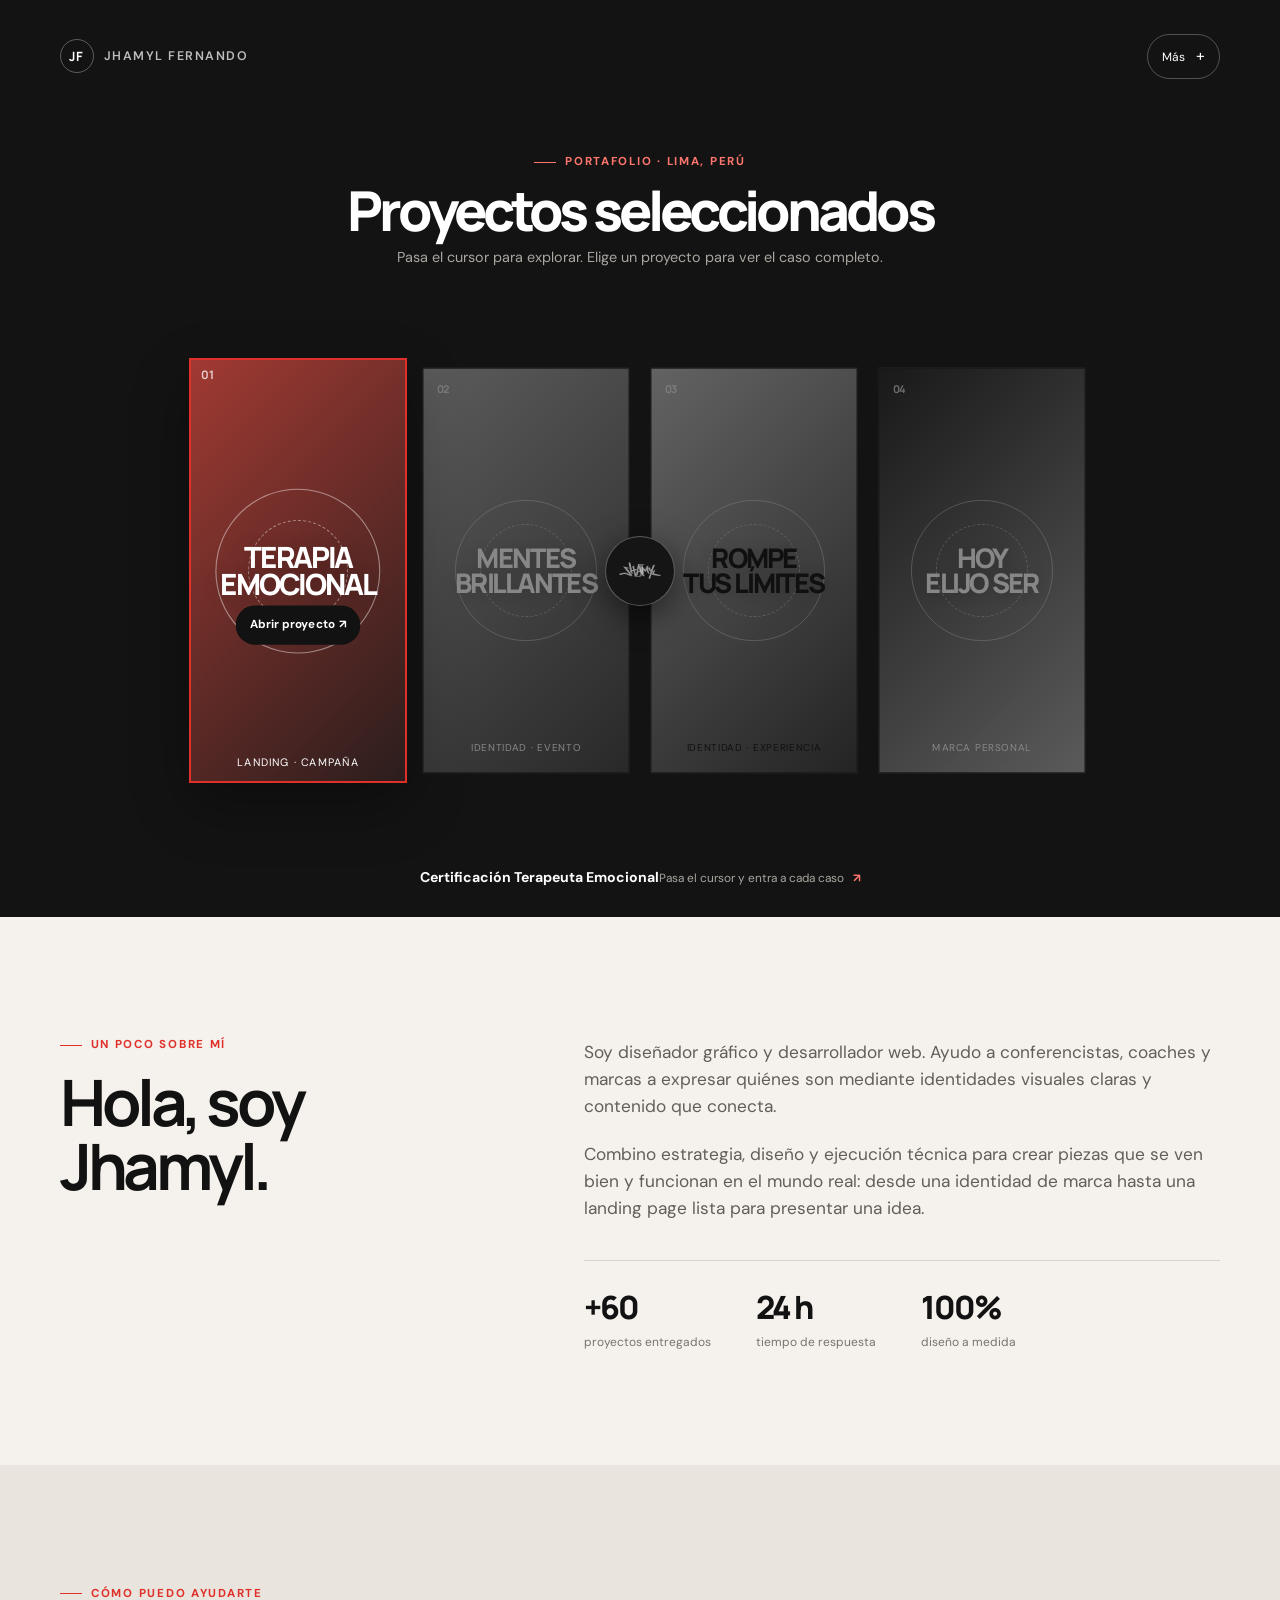
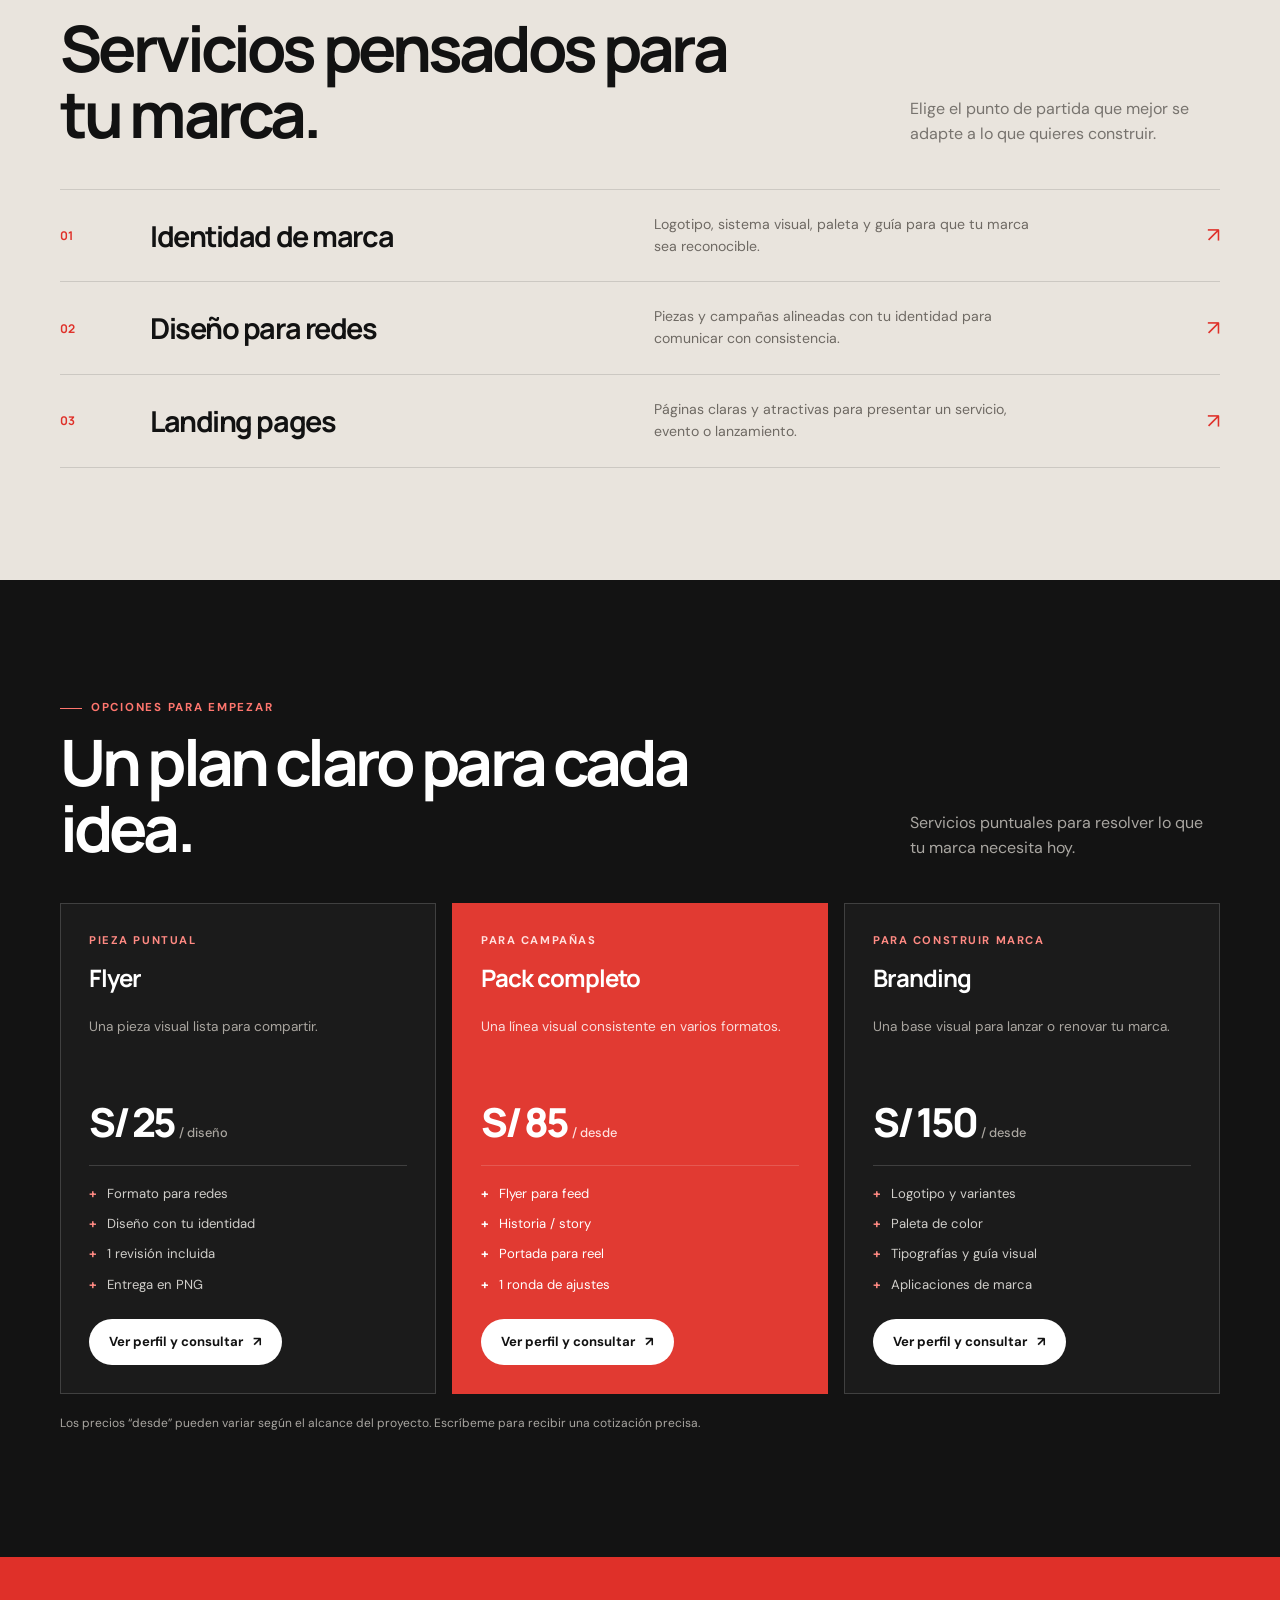
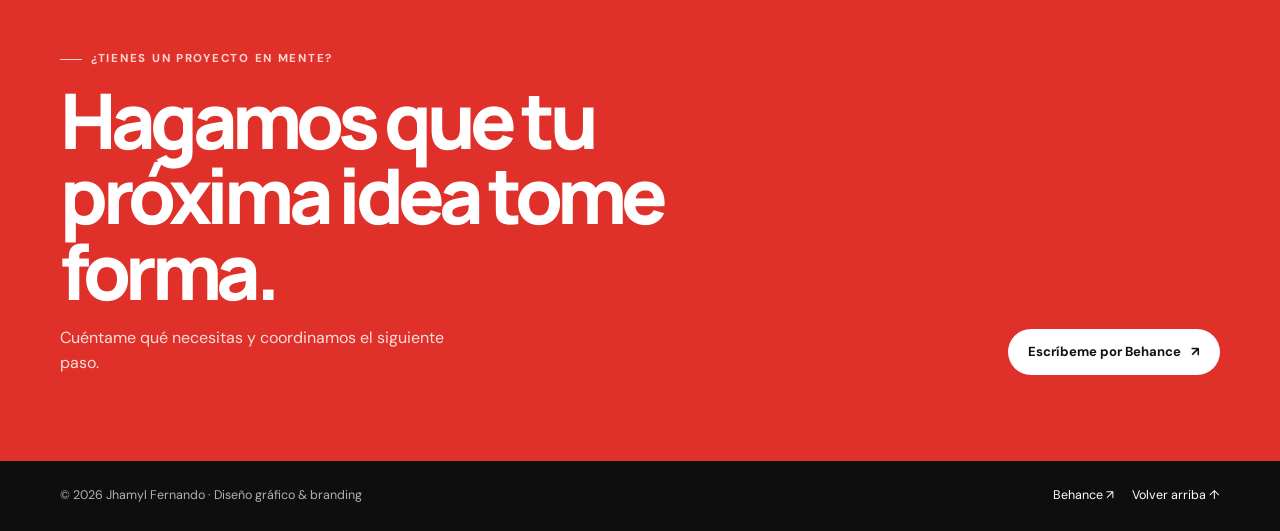
<file: index.html>
<!DOCTYPE html>
<html lang="es">
<head>
  <meta charset="UTF-8">
  <meta name="viewport" content="width=device-width, initial-scale=1">
  <meta name="theme-color" content="#111111">
  <meta name="description" content="Portafolio de Jhamyl Fernando: diseño gráfico, branding y desarrollo web en Lima, Perú.">
  <title>Jhamyl Fernando — Diseño que conecta</title>
  <link rel="icon" href="images/logopeque.png">
  <link rel="preconnect" href="https://fonts.googleapis.com">
  <link rel="preconnect" href="https://fonts.gstatic.com" crossorigin>
  <link href="https://fonts.googleapis.com/css2?family=DM+Sans:wght@400;500;600;700&family=Manrope:wght@400;500;600;700;800&display=swap" rel="stylesheet">
  <style>
    :root{--ink:#121212;--paper:#f5f2ed;--white:#fff;--red:#df3029;--muted:#77736e;--line:rgba(18,18,18,.13);--serif:Georgia,'Times New Roman',serif;--sans:'DM Sans',sans-serif;--display:'Manrope',sans-serif;--max:1160px}
    *{box-sizing:border-box}html{scroll-behavior:smooth}body{margin:0;background:var(--paper);color:var(--ink);font-family:var(--sans);line-height:1.55}a{color:inherit;text-decoration:none}img{max-width:100%;display:block}button{font:inherit}.wrap{width:min(var(--max),calc(100% - 48px));margin:auto}.eyebrow{display:inline-flex;align-items:center;gap:9px;font-size:.72rem;text-transform:uppercase;letter-spacing:.15em;font-weight:700;color:var(--red)}.eyebrow:before{content:'';width:22px;height:1px;background:currentColor}.section{padding:112px 0}.section-head{display:flex;justify-content:space-between;align-items:end;gap:24px;margin-bottom:42px}.section-head h2{font:700 clamp(2.2rem,5vw,4rem)/1.03 var(--display);letter-spacing:-.06em;margin:12px 0 0;max-width:700px}.section-head p{max-width:310px;color:var(--muted);margin:0}
    .nav{position:sticky;top:0;z-index:20;background:rgba(245,242,237,.9);backdrop-filter:blur(14px);border-bottom:1px solid rgba(18,18,18,.08)}.nav-row{height:76px;display:flex;align-items:center;justify-content:space-between}.brand{display:flex;align-items:center;gap:10px;font:800 .92rem var(--display);letter-spacing:.08em}.brand img{width:35px;height:35px;object-fit:contain}.brand-mark{display:grid;place-items:center;width:34px;height:34px;background:var(--red);color:#fff;border-radius:50%;font:700 1rem var(--serif)}.nav-links{display:flex;align-items:center;gap:32px;list-style:none;padding:0;margin:0}.nav-links a{font-size:.85rem;color:#57534f;transition:color .2s}.nav-links a:hover{color:var(--red)}.nav-cta,.button{display:inline-flex;align-items:center;justify-content:center;gap:10px;background:var(--ink);color:white;border-radius:999px;padding:13px 20px;font-size:.82rem;font-weight:700;transition:transform .2s,background .2s}.nav-cta:hover,.button:hover{background:var(--red);transform:translateY(-2px)}.burger{display:none;border:0;background:none;padding:10px}.burger span{display:block;width:22px;height:2px;background:var(--ink);margin:5px}
    .hero{padding:90px 0 84px;overflow:hidden}.hero-grid{display:grid;grid-template-columns:1.1fr .9fr;align-items:center;gap:58px}.hero h1{font:800 clamp(3.5rem,8vw,7.3rem)/.94 var(--display);letter-spacing:-.085em;margin:22px 0 24px;max-width:760px}.hero h1 em{font:400 1em var(--serif);letter-spacing:-.08em;color:var(--red)}.hero-copy{font-size:1.05rem;max-width:520px;color:#625e59}.hero-actions{display:flex;gap:12px;flex-wrap:wrap;margin-top:32px}.button-light{background:transparent;color:var(--ink);border:1px solid var(--line)}.button-light:hover{color:#fff;border-color:var(--red)}.hero-note{font-size:.75rem;color:var(--muted);margin-top:24px}.hero-art{position:relative;min-height:470px;background:#ded7ce;border-radius:48% 48% 12px 12px;overflow:hidden;isolation:isolate}.hero-art:before{content:'';position:absolute;inset:0;background:linear-gradient(145deg,rgba(18,18,18,.02),rgba(18,18,18,.35));z-index:1}.hero-art img{width:100%;height:100%;position:absolute;inset:0;object-fit:cover}.hero-placeholder{position:absolute;inset:0;display:grid;place-items:center;background:radial-gradient(circle at 70% 24%,#f5c8b8 0 8%,transparent 9%),linear-gradient(145deg,#c9beb1,#8c8176);color:white;font:800 9rem var(--display);letter-spacing:-.1em}.hero-stamp{position:absolute;z-index:2;right:22px;bottom:22px;background:var(--paper);padding:16px 18px;max-width:185px;font-size:.78rem;font-weight:700;line-height:1.4;transform:rotate(-4deg)}.hero-stamp b{display:block;color:var(--red);font-size:1.4rem}
    .intro{padding:26px 0;border-top:1px solid var(--line);border-bottom:1px solid var(--line)}.intro-row{display:flex;align-items:center;justify-content:space-between;gap:20px}.intro-row p{font:600 clamp(1rem,2.2vw,1.35rem) var(--display);margin:0}.intro-row span{font-size:.75rem;color:var(--muted);text-transform:uppercase;letter-spacing:.12em}
    .work{background:var(--ink);color:white}.work .section-head p{color:#aaa6a0}.work .eyebrow{color:#ff766e}.project-grid{display:grid;grid-template-columns:repeat(2,1fr);gap:24px}.project{min-width:0}.project-visual{position:relative;aspect-ratio:1.34;background:#302d2a;overflow:hidden;border-radius:5px}.project-visual:after{content:'';position:absolute;inset:0;background:linear-gradient(0deg,rgba(0,0,0,.25),transparent 50%);pointer-events:none}.project-visual img{width:100%;height:100%;object-fit:cover;transition:transform .65s cubic-bezier(.2,.7,.2,1)}.project:hover .project-visual img{transform:scale(1.045)}.art-card{height:100%;display:grid;place-items:center;position:relative;overflow:hidden}.art-card:before,.art-card:after{content:'';position:absolute;width:55%;aspect-ratio:1;border-radius:50%;border:1px solid rgba(255,255,255,.42)}.art-card:after{width:35%}.art-card span{font:800 clamp(2rem,5vw,5rem)/.9 var(--display);letter-spacing:-.08em;text-align:center;position:relative;z-index:1}.art-one{background:linear-gradient(135deg,#a33a33,#281d1c)}.art-two{background:linear-gradient(135deg,#d4a94d,#7d422c)}.art-three{background:linear-gradient(135deg,#d6b4a2,#633c35);color:#261d1b}.art-four{background:linear-gradient(135deg,#312e36,#c1a5a0)}.project-meta{display:flex;justify-content:space-between;gap:16px;padding-top:16px}.project-meta h3{font:700 1rem var(--display);margin:3px 0 0}.project-meta p{font-size:.78rem;color:#aaa6a0;margin:0}.project-index{font-size:.72rem;color:#ff766e;letter-spacing:.1em}
    .about-grid{display:grid;grid-template-columns:.8fr 1.2fr;gap:100px;align-items:start}.about-aside{position:sticky;top:110px}.about-aside h2{font:700 clamp(2.4rem,5vw,4.3rem)/1 var(--display);letter-spacing:-.07em;margin:16px 0}.about-text{max-width:640px;padding-top:10px}.about-text p{font-size:1.08rem;color:#625e59;margin:0 0 22px}.stats{display:flex;gap:45px;margin-top:38px;padding-top:24px;border-top:1px solid var(--line)}.stat strong{display:block;font:800 2rem var(--display);letter-spacing:-.06em}.stat span{font-size:.75rem;color:var(--muted)}.services{background:#e9e4dd}.service-list{border-top:1px solid var(--line)}.service{display:grid;grid-template-columns:70px 1fr 1.1fr auto;gap:20px;align-items:center;padding:24px 0;border-bottom:1px solid var(--line)}.service-num{font:700 .75rem var(--display);color:var(--red)}.service h3{font:700 clamp(1.2rem,2.4vw,1.8rem) var(--display);letter-spacing:-.05em;margin:0}.service p{color:#6e6963;font-size:.88rem;margin:0;max-width:400px}.service-arrow{font-size:1.3rem;color:var(--red)}
    .contact{background:var(--red);color:#fff;padding:86px 0}.contact-row{display:flex;align-items:end;justify-content:space-between;gap:30px}.contact h2{font:800 clamp(2.4rem,6vw,5rem)/.98 var(--display);letter-spacing:-.07em;max-width:700px;margin:14px 0 0}.contact .eyebrow{color:#ffd6d2}.contact .button{background:#fff;color:var(--ink)}.contact .button:hover{background:var(--ink);color:#fff}.contact p{max-width:420px;color:rgba(255,255,255,.84);margin:18px 0 0}
    .plans{background:#131313;color:#fff;overflow:hidden}.plans .section-head p{color:#a9a6a1}.plans .eyebrow{color:#ff766e}.plans .section-head h2{max-width:720px}.plan-grid{display:grid;grid-template-columns:repeat(3,1fr);gap:16px;perspective:1000px}.plan{position:relative;display:flex;flex-direction:column;min-height:390px;padding:28px;border:1px solid rgba(255,255,255,.16);background:#1b1b1b;transform-style:preserve-3d;transition:border-color .3s,background .3s,transform .35s;will-change:transform}.plan:hover{border-color:#ff766e;background:#202020}.plan.featured{background:#e13a32;color:#fff;border-color:#e13a32}.plan-label{font-size:.7rem;text-transform:uppercase;letter-spacing:.14em;color:#ff8a83;font-weight:700}.featured .plan-label{color:#ffe1df}.plan h3{font:700 1.5rem var(--display);letter-spacing:-.04em;margin:12px 0 8px}.plan-desc{font-size:.85rem;color:#aaa6a0;min-height:44px}.featured .plan-desc{color:rgba(255,255,255,.83)}.plan-price{font:800 2.5rem var(--display);letter-spacing:-.08em;margin:20px 0 2px}.plan-price small{font:500 .8rem var(--sans);letter-spacing:0;color:#aaa6a0}.featured .plan-price small{color:#ffe1df}.plan ul{list-style:none;padding:18px 0 24px;margin:14px 0 0;border-top:1px solid rgba(255,255,255,.16);display:grid;gap:10px}.plan li{font-size:.82rem;color:#d0ceca}.featured li{color:#fff}.plan li:before{content:'+';color:#ff8a83;font-weight:700;margin-right:10px}.featured li:before{color:#fff}.plan .button{margin-top:auto;align-self:flex-start;background:#fff;color:var(--ink)}.plan .button:hover{background:#ff766e;color:#fff}.plans-foot{font-size:.75rem;color:#a9a6a1;margin-top:20px}
    footer{padding:25px 0;background:#0e0e0e;color:#b4b0aa;font-size:.78rem}.footer-row{display:flex;justify-content:space-between;gap:20px;align-items:center}.footer-row a{color:white}.footer-links{display:flex;gap:18px}
    .reveal{opacity:0;transform:translateY(24px);transition:opacity .7s ease,transform .7s cubic-bezier(.2,.7,.2,1)}.reveal.is-visible{opacity:1;transform:translateY(0)}.delay-1{transition-delay:.1s}.delay-2{transition-delay:.2s}
    .nav{display:none}
    .select-screen{min-height:100svh;padding:25px 0 20px}
    .select-wrap{display:flex;flex-direction:column;justify-content:center;min-height:calc(100svh - 45px)}
    .folio-top{display:flex;align-items:center;justify-content:space-between;margin-bottom:auto;position:relative;z-index:5}
    .folio-wordmark{display:flex;align-items:center;gap:10px;font-size:.78rem;letter-spacing:.12em;text-transform:uppercase;color:#ffffffb8}.folio-wordmark span{display:grid;place-items:center;width:34px;height:34px;border:1px solid #ffffff50;border-radius:50%;font:700 .8rem var(--display);color:white}.folio-wordmark b{font-weight:600}
    .info-menu{position:relative}.info-menu>button{border:1px solid #ffffff44;color:#fff;background:transparent;padding:9px 14px;border-radius:999px;font-size:.75rem;cursor:pointer}.info-menu>button span{font-size:1rem;margin-left:8px}.info-links{position:absolute;top:calc(100% + 8px);right:0;display:grid;gap:3px;width:165px;padding:8px;background:#222;border:1px solid #ffffff26;opacity:0;visibility:hidden;transform:translateY(-6px);transition:.2s}.info-links.open{opacity:1;visibility:visible;transform:translateY(0)}.info-links a{padding:9px 10px;color:#ddd;font-size:.8rem}.info-links a:hover{background:#ffffff12;color:#fff}
    .select-heading{margin: auto auto 24px}.select-stage{width:100%;max-width:1000px}.select-grid{grid-template-columns:repeat(4,minmax(0,1fr));gap:10px}.project-select{height:min(55vh,490px);min-height:300px}.select-footer{margin:15px auto auto;max-width:1000px}
    .project-dialog{position:fixed;inset:0;margin:0;width:100vw;height:100dvh;max-width:none;max-height:none;border:0;background:#171717;color:#fff;overflow:auto}.project-dialog[open]{display:block}.project-dialog::backdrop{background:#111}.dialog-content{min-height:100%;display:flex;flex-direction:column;justify-content:center;align-items:flex-start;padding:100px max(8vw,70px) 72px}.dialog-content h2{font-size:clamp(3rem,10vw,8.5rem);line-height:.9;max-width:950px;margin:20px 0}.dialog-content>p{font-size:1.05rem;max-width:520px}.dialog-art{width:min(75vw,850px);min-height:240px;margin:clamp(24px,5vh,60px) auto 0;aspect-ratio:2.5}.dialog-close{position:fixed;top:24px;left:32px;z-index:5;float:none;width:auto;height:auto;margin:0;padding:10px 14px;border-radius:999px;background:#171717aa;backdrop-filter:blur(10px);font-size:.78rem}.dialog-close span{font:500 .75rem var(--sans);margin-left:6px}.dialog-nav{position:fixed;top:24px;right:32px;float:none;width:44px;height:44px}.dialog-prev{right:88px;left:auto}.dialog-next{right:32px}.dialog-counter{position:absolute;bottom:26px;left:max(8vw,70px);right:max(8vw,70px)}
    @media(max-width:800px){.select-screen{min-height:100svh}.select-wrap{min-height:calc(100svh - 45px)}.select-grid{grid-template-columns:repeat(2,1fr);max-width:600px}.project-select{height:clamp(210px,34vh,310px);min-height:0}.select-stage{max-width:650px}.dialog-content{padding:100px 8vw 80px}.dialog-art{width:100%}}
    @media(max-width:620px){.select-screen{min-height:100svh;padding:18px 0}.select-wrap{min-height:calc(100svh - 36px)}.select-heading{margin: auto auto 18px}.select-grid{gap:8px}.project-select{height:clamp(190px,29vh,245px)}.select-footer{margin:12px auto auto}.dialog-close{left:16px;top:16px}.dialog-prev{right:72px;top:16px}.dialog-next{right:16px;top:16px}.dialog-content h2{font-size:clamp(2.7rem,14vw,5rem)}.dialog-counter{left:8vw;right:8vw;bottom:16px}}
    .nav-menu{display:none}
    .select-screen{min-height:calc(100svh - 77px);padding:34px 0 28px;background:#131313;color:white;display:flex;align-items:center;overflow:hidden}
    .select-wrap{position:relative}.select-heading{text-align:center;margin:0 auto 24px}.select-heading h1{font:800 clamp(2rem,4.3vw,3.8rem)/1 var(--display);letter-spacing:-.07em;margin:12px 0 8px}.select-heading p{margin:0;color:#aaa6a0;font-size:.9rem}.select-stage{position:relative;max-width:900px;margin:auto}.select-grid{display:grid;grid-template-columns:repeat(4,1fr);gap:12px;align-items:stretch}.project-select{display:block;position:relative;min-width:0;height:clamp(280px,47vh,430px);padding:0;border:1px solid rgba(255,255,255,.13);background:#222;cursor:pointer;overflow:hidden;filter:grayscale(1) brightness(.53);transform:scale(.96);transition:filter .45s ease,transform .45s cubic-bezier(.2,.8,.2,1),border-color .3s,box-shadow .3s}.project-select:hover,.project-select:focus-visible,.project-select.is-active{filter:grayscale(0) brightness(1);transform:scale(1);border-color:var(--red);box-shadow:0 0 0 1px var(--red),0 22px 55px rgba(0,0,0,.32);z-index:1}.project-select:focus-visible{outline:2px solid #fff;outline-offset:4px}.fighter-art{position:absolute;inset:0;display:flex;flex-direction:column;align-items:center;justify-content:center;overflow:hidden;transition:transform .55s}.project-select:hover .fighter-art,.project-select.is-active .fighter-art{transform:scale(1.04)}.fighter-art:before,.fighter-art:after{content:'';position:absolute;width:68%;aspect-ratio:1;border:1px solid rgba(255,255,255,.44);border-radius:50%;transition:transform .7s}.fighter-art:after{width:44%;border-style:dashed}.project-select.is-active .fighter-art:before{transform:rotate(35deg) scale(1.07)}.fighter-title{z-index:1;font:800 clamp(1.1rem,2.2vw,2rem)/.9 var(--display);letter-spacing:-.07em;text-align:center;text-shadow:0 2px 18px rgba(0,0,0,.2)}.fighter-tag{position:absolute;z-index:1;bottom:18px;left:12px;right:12px;font-size:.65rem;text-align:center;text-transform:uppercase;letter-spacing:.09em}.fighter-number{position:absolute;top:14px;left:14px;font:700 .7rem var(--display);color:rgba(255,255,255,.75)}.select-emblem{position:absolute;z-index:3;left:50%;top:50%;width:70px;height:70px;transform:translate(-50%,-50%);display:grid;place-items:center;background:#151515;border:1px solid rgba(255,255,255,.3);border-radius:50%;box-shadow:0 10px 32px #0008;pointer-events:none}.select-emblem img{position:absolute;width:42px;height:42px;object-fit:contain;opacity:.55;filter:grayscale(1) brightness(0) invert(1)}.select-emblem span{font:700 1.2rem var(--serif);opacity:.35}.fighter-open{position:absolute;z-index:2;left:50%;top:58%;transform:translate(-50%,8px);opacity:0;white-space:nowrap;background:#121212;color:white;padding:10px 14px;border-radius:999px;font-size:.7rem;font-weight:700;transition:opacity .25s,transform .25s}.project-select:hover .fighter-open,.project-select:focus-visible .fighter-open,.project-select.is-active .fighter-open{opacity:1;transform:translate(-50%,0)}.select-footer{max-width:900px;margin:18px auto 0;display:flex;justify-content:space-between;align-items:center;color:#aaa6a0;font-size:.74rem}.select-footer span:first-child{color:#fff;font-size:.88rem;font-weight:700}.select-footer b{color:#ff766e;margin-left:6px}.project-dialog{width:min(760px,calc(100% - 32px));max-height:min(88svh,850px);padding:0;border:1px solid #ffffff28;background:#191919;color:white;box-shadow:0 28px 100px #000b;overflow:auto}.project-dialog::backdrop{background:#070707c9;backdrop-filter:blur(8px)}.dialog-content{padding:clamp(28px,6vw,54px)}.dialog-content h2{font:800 clamp(2rem,5vw,3.5rem)/1 var(--display);letter-spacing:-.06em;margin:12px 0}.dialog-content>p{color:#c1bdb8;max-width:580px}.dialog-art{margin-top:28px;min-height:230px;aspect-ratio:2.2;display:grid;place-items:center;overflow:hidden}.dialog-art .fighter-title{font-size:clamp(2rem,8vw,5rem)}.dialog-close,.dialog-nav{position:sticky;z-index:2;float:right;top:12px;width:42px;height:42px;border:1px solid #ffffff40;border-radius:50%;background:#222;color:white;font-size:1.5rem;cursor:pointer}.dialog-close{margin:12px 12px -54px 0}.dialog-nav{position:absolute;top:50%;float:none}.dialog-prev{left:12px}.dialog-next{right:12px}.dialog-counter{display:flex;justify-content:space-between;gap:14px;margin-top:16px;color:#aaa6a0;font-size:.72rem}.dialog-counter span:first-child{color:#ff766e}
    @media(max-width:800px){.section{padding:82px 0}.select-screen{min-height:calc(100svh - 77px)}.select-grid{grid-template-columns:repeat(2,1fr);max-width:580px;margin:auto}.project-select{height:clamp(210px,35vh,310px)}.select-emblem{width:58px;height:58px}.select-emblem img{width:34px;height:34px}.section-head{align-items:start;flex-direction:column}.section-head p{max-width:520px}.about-grid{grid-template-columns:1fr;gap:28px}.about-aside{position:static}.service{grid-template-columns:40px 1fr auto}.service p{grid-column:2;grid-row:2}.service-arrow{grid-column:3;grid-row:1}.plan-grid{grid-template-columns:1fr}.plan{min-height:auto}.plan .button{margin-top:10px}.contact-row{align-items:start;flex-direction:column}.contact-row>.button{margin-top:5px}}
    @media(max-width:620px){.nav-menu{display:block}.wrap{width:min(var(--max),calc(100% - 36px))}.nav-row{height:66px}.select-screen{min-height:calc(100svh - 67px);padding:27px 0 20px}.select-heading{margin-bottom:19px}.select-heading h1{font-size:2rem}.select-heading p{font-size:.78rem}.select-grid{gap:8px}.project-select{height:clamp(190px,31vh,250px)}.fighter-title{font-size:clamp(1.15rem,6vw,1.8rem)}.fighter-tag{font-size:.56rem;bottom:12px}.select-emblem{width:46px;height:46px}.select-emblem img{width:28px;height:28px}.select-footer{margin-top:14px;align-items:flex-start;flex-direction:column;gap:5px}.dialog-nav{position:fixed;top:auto;bottom:14px}.dialog-counter{flex-direction:column}.nav-links,.nav-cta{display:none}.burger{display:block}.nav-menu{position:absolute;top:66px;left:0;right:0;background:var(--paper);padding:0 18px;max-height:0;overflow:hidden;transition:max-height .3s ease;border-bottom:0 solid var(--line)}.nav-menu.open{max-height:240px;border-bottom-width:1px}.nav-menu a{display:block;padding:14px 0;border-top:1px solid var(--line);font-size:.9rem}.hero h1{font-size:clamp(3.4rem,17vw,5.2rem)}.hero-art{min-height:320px}.intro-row{align-items:start;flex-direction:column}.project-grid{grid-template-columns:1fr;gap:30px}.project-visual{aspect-ratio:1.2}.stats{gap:20px;justify-content:space-between}.stat strong{font-size:1.6rem}.service{gap:12px}.footer-row{align-items:flex-start;flex-direction:column}.footer-links{flex-wrap:wrap}}
    @media(prefers-reduced-motion:reduce){html{scroll-behavior:auto}*,*:before,*:after{animation-duration:.01ms!important;animation-iteration-count:1!important;transition-duration:.01ms!important;scroll-behavior:auto!important}.reveal{opacity:1;transform:none}}
  </style>
</head>
<body>
  
  <main>
  <section class="work select-screen" id="proyectos" aria-labelledby="selectTitle">
    <div class="wrap select-wrap">      <div class="folio-top"><a class="folio-wordmark" href="#proyectos" aria-label="Jhamyl Fernando"><span>JF</span><b>Jhamyl Fernando</b></a><div class="info-menu"><button id="infoToggle" aria-expanded="false" aria-controls="infoLinks">Más <span>+</span></button><div class="info-links" id="infoLinks"><a href="#sobre-mi">Sobre mí</a><a href="#servicios">Servicios</a><a href="#planes">Planes</a><a href="#contacto">Hablemos</a></div></div></div>
      <div class="select-heading"><span class="eyebrow">Portafolio · Lima, Perú</span><h1 id="selectTitle">Proyectos seleccionados</h1><p>Pasa el cursor para explorar. Elige un proyecto para ver el caso completo.</p></div>
      <div class="select-stage">
        <div class="select-grid">
          <a class="project-select is-active" data-project="0" href="proyectos/terapeuta-emocional.html" aria-label="Abrir proyecto Certificación Terapeuta Emocional"><span class="fighter-art art-one"><span class="fighter-title">TERAPIA<br>EMOCIONAL</span><span class="fighter-tag">Landing · Campaña</span><span class="fighter-number">01</span><span class="fighter-open">Abrir proyecto ↗</span></span></a>
          <a class="project-select" data-project="1" href="proyectos/mentes-brillantes.html" aria-label="Abrir proyecto Conectando Mentes Brillantes"><span class="fighter-art art-two"><span class="fighter-title">MENTES<br>BRILLANTES</span><span class="fighter-tag">Identidad · Evento</span><span class="fighter-number">02</span><span class="fighter-open">Abrir proyecto ↗</span></span></a>
          <a class="project-select" data-project="2" href="proyectos/rompe-tus-limites.html" aria-label="Abrir proyecto Retiro Rompe Tus Límites"><span class="fighter-art art-three"><span class="fighter-title">ROMPE<br>TUS LÍMITES</span><span class="fighter-tag">Identidad · Experiencia</span><span class="fighter-number">03</span><span class="fighter-open">Abrir proyecto ↗</span></span></a>
          <a class="project-select" data-project="3" href="proyectos/hoy-elijo-ser-lilia.html" aria-label="Abrir proyecto Hoy Elijo Ser Lilia"><span class="fighter-art art-four"><span class="fighter-title">HOY<br>ELIJO SER</span><span class="fighter-tag">Marca personal</span><span class="fighter-number">04</span><span class="fighter-open">Abrir proyecto ↗</span></span></a>
        </div>
        <div class="select-emblem" aria-hidden="true"><img src="images/logojhamyl1.png" alt="" onerror="this.hidden=true"><span>J</span></div>
      </div>
      <div class="select-footer"><span id="selectedName">Certificación Terapeuta Emocional</span><span>Pasa el cursor y entra a cada caso <b>↗</b></span></div>
    </div>
  </section>
  <section class="section" id="sobre-mi"><div class="wrap about-grid"><div class="about-aside reveal"><span class="eyebrow">Un poco sobre mí</span><h2>Hola, soy Jhamyl.</h2></div><div class="about-text reveal delay-1"><p>Soy diseñador gráfico y desarrollador web. Ayudo a conferencistas, coaches y marcas a expresar quiénes son mediante identidades visuales claras y contenido que conecta.</p><p>Combino estrategia, diseño y ejecución técnica para crear piezas que se ven bien y funcionan en el mundo real: desde una identidad de marca hasta una landing page lista para presentar una idea.</p><div class="stats"><div class="stat"><strong>+60</strong><span>proyectos entregados</span></div><div class="stat"><strong>24 h</strong><span>tiempo de respuesta</span></div><div class="stat"><strong>100%</strong><span>diseño a medida</span></div></div></div></div></section>
    <section class="section services" id="servicios"><div class="wrap"><div class="section-head reveal"><div><span class="eyebrow">Cómo puedo ayudarte</span><h2>Servicios pensados para tu marca.</h2></div><p>Elige el punto de partida que mejor se adapte a lo que quieres construir.</p></div><div class="service-list">
      <article class="service reveal"><span class="service-num">01</span><h3>Identidad de marca</h3><p>Logotipo, sistema visual, paleta y guía para que tu marca sea reconocible.</p><a class="service-arrow" href="#planes" aria-label="Ver planes">↗</a></article>
      <article class="service reveal"><span class="service-num">02</span><h3>Diseño para redes</h3><p>Piezas y campañas alineadas con tu identidad para comunicar con consistencia.</p><a class="service-arrow" href="#planes" aria-label="Ver planes">↗</a></article>
      <article class="service reveal"><span class="service-num">03</span><h3>Landing pages</h3><p>Páginas claras y atractivas para presentar un servicio, evento o lanzamiento.</p><a class="service-arrow" href="#contacto" aria-label="Contactar">↗</a></article>
    </div></div></section>
    <section class="section plans" id="planes"><div class="wrap"><div class="section-head reveal"><div><span class="eyebrow">Opciones para empezar</span><h2>Un plan claro para cada idea.</h2></div><p>Servicios puntuales para resolver lo que tu marca necesita hoy.</p></div><div class="plan-grid">
      <article class="plan reveal" data-tilt><span class="plan-label">Pieza puntual</span><h3>Flyer</h3><p class="plan-desc">Una pieza visual lista para compartir.</p><div class="plan-price">S/ 25 <small>/ diseño</small></div><ul><li>Formato para redes</li><li>Diseño con tu identidad</li><li>1 revisión incluida</li><li>Entrega en PNG</li></ul><a class="button plan-link" href="https://behance.net/jhamylfernando" target="_blank" rel="noopener noreferrer">Ver perfil y consultar <span>↗</span></a></article>
      <article class="plan featured reveal delay-1" data-tilt><span class="plan-label">Para campañas</span><h3>Pack completo</h3><p class="plan-desc">Una línea visual consistente en varios formatos.</p><div class="plan-price">S/ 85 <small>/ desde</small></div><ul><li>Flyer para feed</li><li>Historia / story</li><li>Portada para reel</li><li>1 ronda de ajustes</li></ul><a class="button plan-link" href="https://behance.net/jhamylfernando" target="_blank" rel="noopener noreferrer">Ver perfil y consultar <span>↗</span></a></article>
      <article class="plan reveal delay-2" data-tilt><span class="plan-label">Para construir marca</span><h3>Branding</h3><p class="plan-desc">Una base visual para lanzar o renovar tu marca.</p><div class="plan-price">S/ 150 <small>/ desde</small></div><ul><li>Logotipo y variantes</li><li>Paleta de color</li><li>Tipografías y guía visual</li><li>Aplicaciones de marca</li></ul><a class="button plan-link" href="https://behance.net/jhamylfernando" target="_blank" rel="noopener noreferrer">Ver perfil y consultar <span>↗</span></a></article>
    </div><p class="plans-foot reveal">Los precios “desde” pueden variar según el alcance del proyecto. Escríbeme para recibir una cotización precisa.</p></div></section>
<section class="contact" id="contacto"><div class="wrap contact-row"><div class="reveal"><span class="eyebrow">¿Tienes un proyecto en mente?</span><h2>Hagamos que tu próxima idea tome forma.</h2><p>Cuéntame qué necesitas y coordinamos el siguiente paso.</p></div><a class="button reveal delay-1" href="https://behance.net/jhamylfernando" target="_blank" rel="noopener noreferrer">Escríbeme por Behance <span aria-hidden="true">↗</span></a></div></section>
</main>
  <footer><div class="wrap footer-row"><span>© <span id="year">2026</span> Jhamyl Fernando · Diseño gráfico & branding</span><div class="footer-links"><a href="https://behance.net/jhamylfernando" target="_blank" rel="noopener noreferrer">Behance ↗</a><a href="#proyectos">Volver arriba ↑</a></div></div></footer>
  <script src="movimiento.js" defer></script>
</body>
</html>
</file>
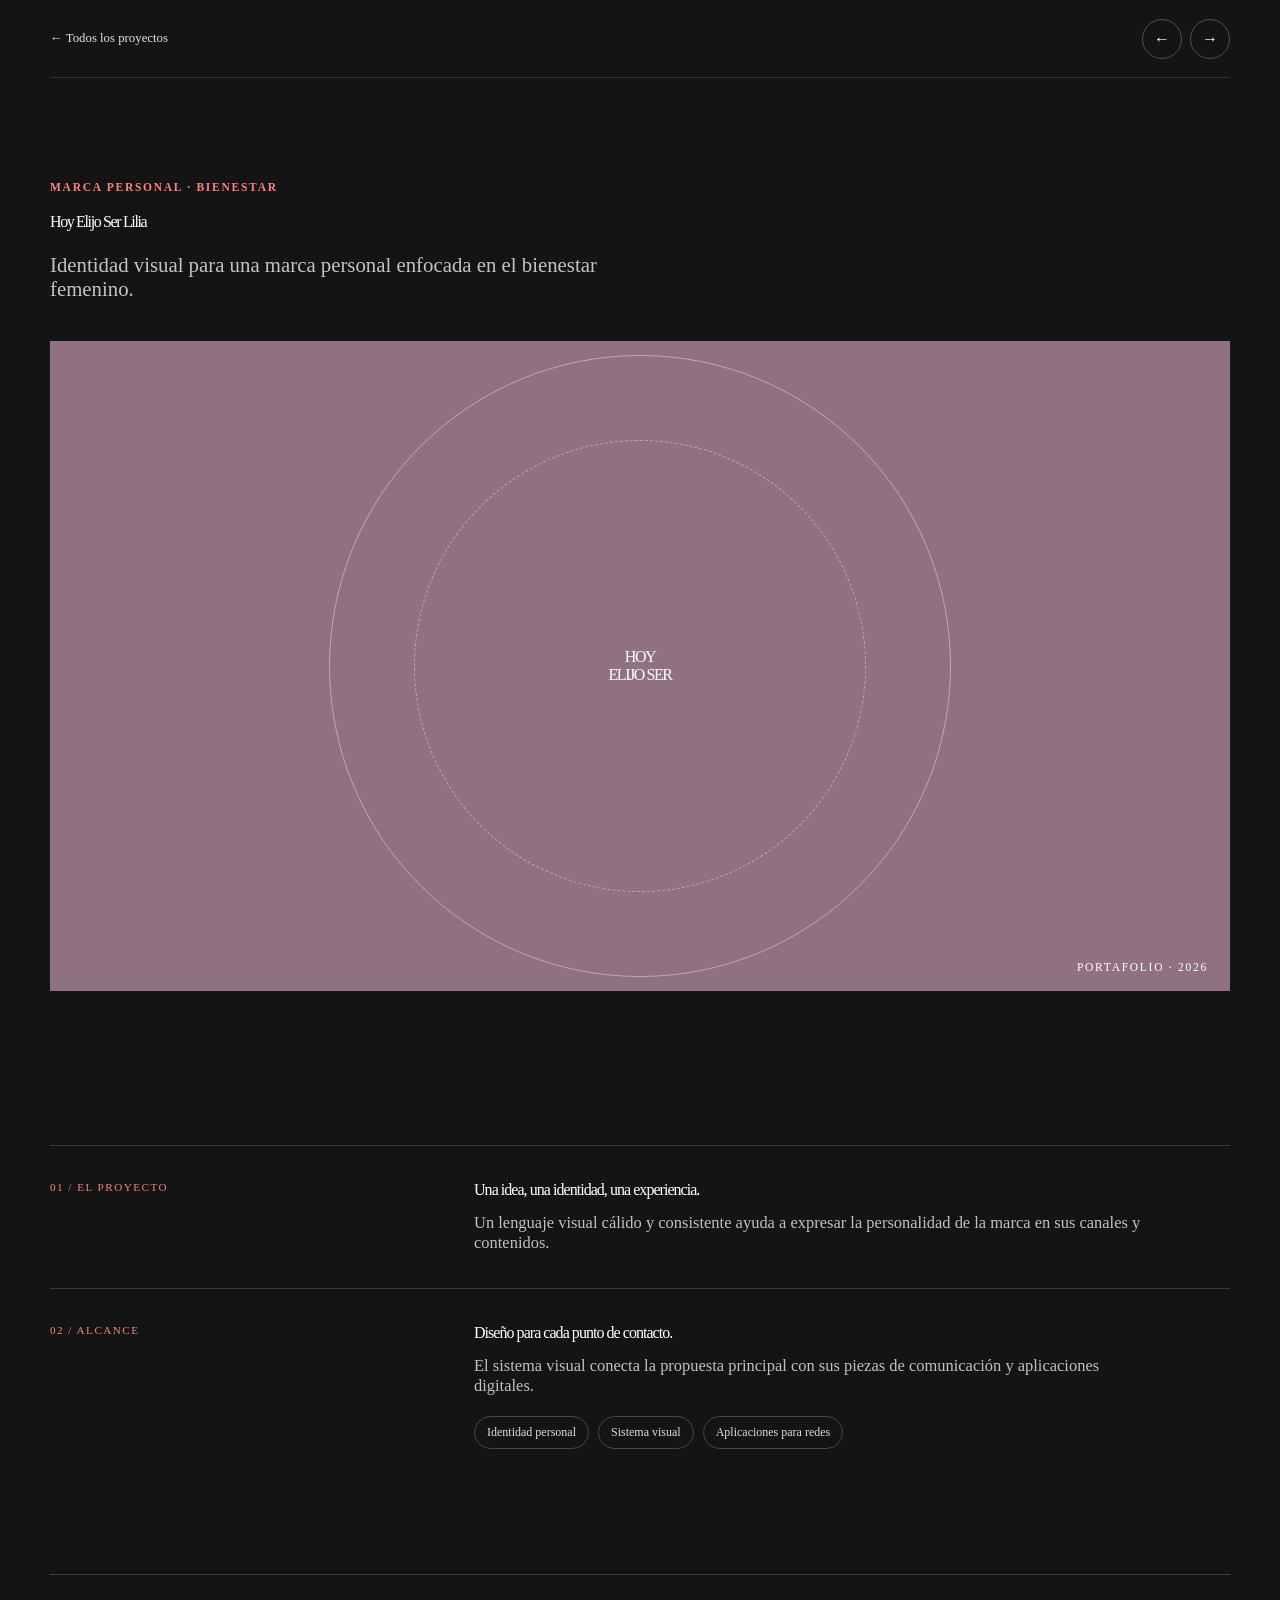
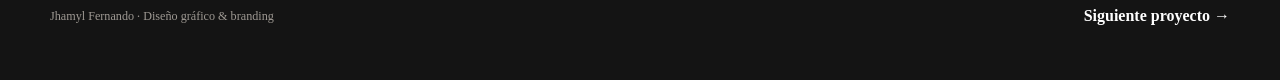
<file: proyectos/hoy-elijo-ser-lilia.html>
<!doctype html>
<html lang="es"><head><meta charset="utf-8"><meta name="viewport" content="width=device-width,initial-scale=1"><meta name="theme-color" content="#8f7182"><meta name="description" content="Identidad visual para una marca personal enfocada en el bienestar femenino."><title>Hoy Elijo Ser Lilia — Jhamyl Fernando</title><link rel="stylesheet" href="proyectos.css"></head>
<body style="--accent:#8f7182">
<header class="project-head wrap"><a class="back-link" href="../index.html#proyectos">← Todos los proyectos</a><nav class="head-arrows" aria-label="Navegar entre proyectos"><a href="rompe-tus-limites.html" aria-label="Proyecto anterior">←</a><a href="../index.html#proyectos" aria-label="Proyecto siguiente">→</a></nav></header>
<main><section class="case-hero wrap reveal"><span class="eyebrow">Marca personal · Bienestar</span><h1>Hoy Elijo Ser Lilia</h1><p class="case-intro">Identidad visual para una marca personal enfocada en el bienestar femenino.</p><div class="case-cover"><span class="cover-word">HOY<br>ELIJO SER</span><span class="cover-index">PORTAFOLIO · 2026</span></div></section><section class="case-body wrap"><article class="case-row"><span class="case-kicker">01 / El proyecto</span><div><h2>Una idea, una identidad, una experiencia.</h2><p>Un lenguaje visual cálido y consistente ayuda a expresar la personalidad de la marca en sus canales y contenidos.</p></div></article><article class="case-row"><span class="case-kicker">02 / Alcance</span><div><h2>Diseño para cada punto de contacto.</h2><p>El sistema visual conecta la propuesta principal con sus piezas de comunicación y aplicaciones digitales.</p><div class="deliverables"><span>Identidad personal</span><span>Sistema visual</span><span>Aplicaciones para redes</span></div></div></article></section></main>
<footer class="case-end wrap"><span>Jhamyl Fernando · Diseño gráfico & branding</span><a href="../index.html#proyectos">Siguiente proyecto →</a></footer></body></html>
</file>
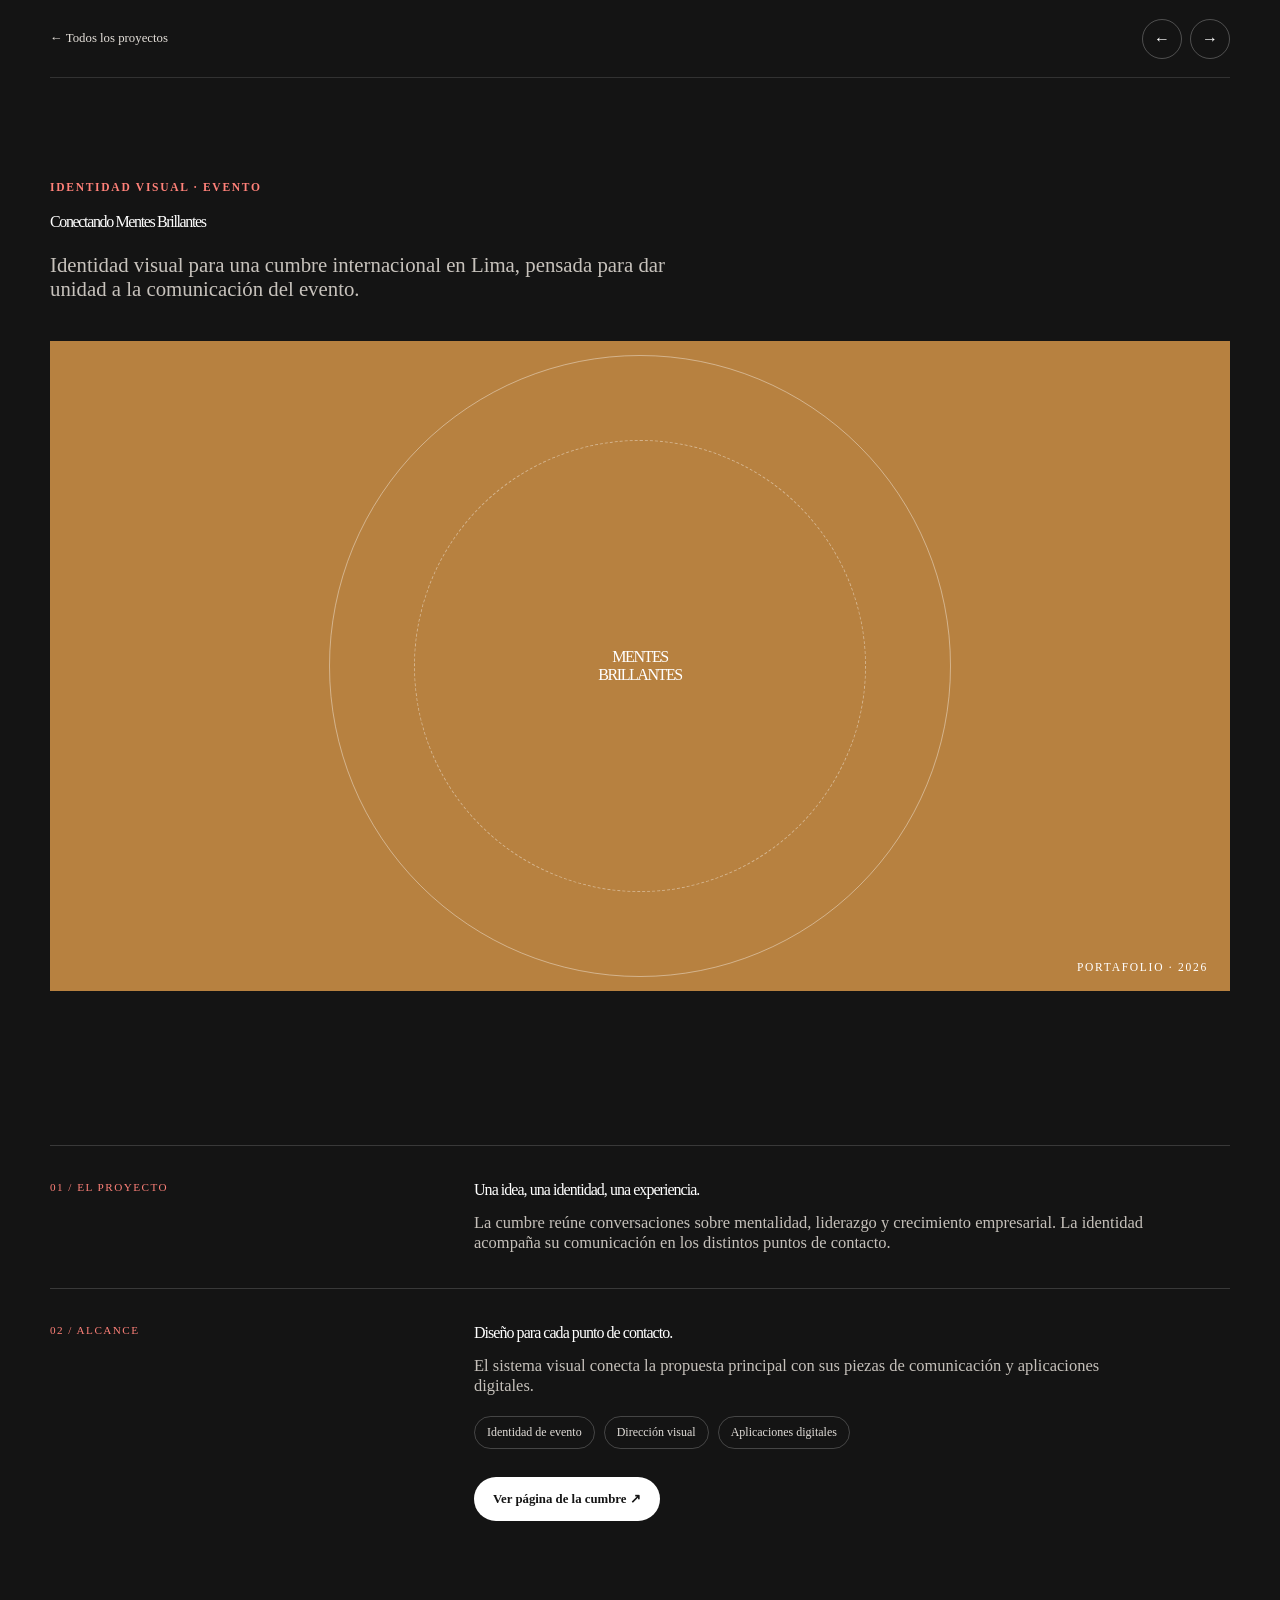
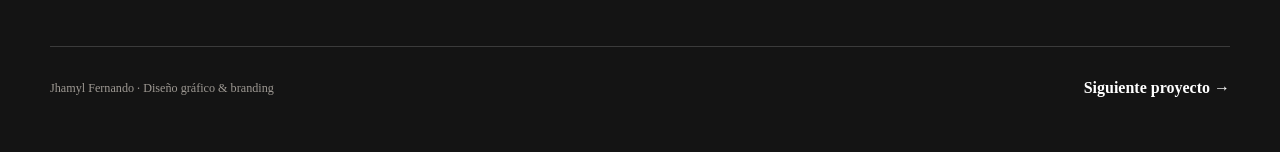
<file: proyectos/mentes-brillantes.html>
<!doctype html>
<html lang="es"><head><meta charset="utf-8"><meta name="viewport" content="width=device-width,initial-scale=1"><meta name="theme-color" content="#b78140"><meta name="description" content="Identidad visual para una cumbre internacional en Lima, pensada para dar unidad a la comunicación del evento."><title>Conectando Mentes Brillantes — Jhamyl Fernando</title><link rel="stylesheet" href="proyectos.css"></head>
<body style="--accent:#b78140">
<header class="project-head wrap"><a class="back-link" href="../index.html#proyectos">← Todos los proyectos</a><nav class="head-arrows" aria-label="Navegar entre proyectos"><a href="terapeuta-emocional.html" aria-label="Proyecto anterior">←</a><a href="rompe-tus-limites.html" aria-label="Proyecto siguiente">→</a></nav></header>
<main><section class="case-hero wrap reveal"><span class="eyebrow">Identidad visual · Evento</span><h1>Conectando Mentes Brillantes</h1><p class="case-intro">Identidad visual para una cumbre internacional en Lima, pensada para dar unidad a la comunicación del evento.</p><div class="case-cover"><span class="cover-word">MENTES<br>BRILLANTES</span><span class="cover-index">PORTAFOLIO · 2026</span></div></section><section class="case-body wrap"><article class="case-row"><span class="case-kicker">01 / El proyecto</span><div><h2>Una idea, una identidad, una experiencia.</h2><p>La cumbre reúne conversaciones sobre mentalidad, liderazgo y crecimiento empresarial. La identidad acompaña su comunicación en los distintos puntos de contacto.</p></div></article><article class="case-row"><span class="case-kicker">02 / Alcance</span><div><h2>Diseño para cada punto de contacto.</h2><p>El sistema visual conecta la propuesta principal con sus piezas de comunicación y aplicaciones digitales.</p><div class="deliverables"><span>Identidad de evento</span><span>Dirección visual</span><span>Aplicaciones digitales</span></div><a class="external-link" href="https://alejandrocastellanos.com/cumbre-mentes-brillantes-lima-2026/" target="_blank" rel="noopener noreferrer">Ver página de la cumbre ↗</a></div></article></section></main>
<footer class="case-end wrap"><span>Jhamyl Fernando · Diseño gráfico & branding</span><a href="rompe-tus-limites.html">Siguiente proyecto →</a></footer></body></html>
</file>
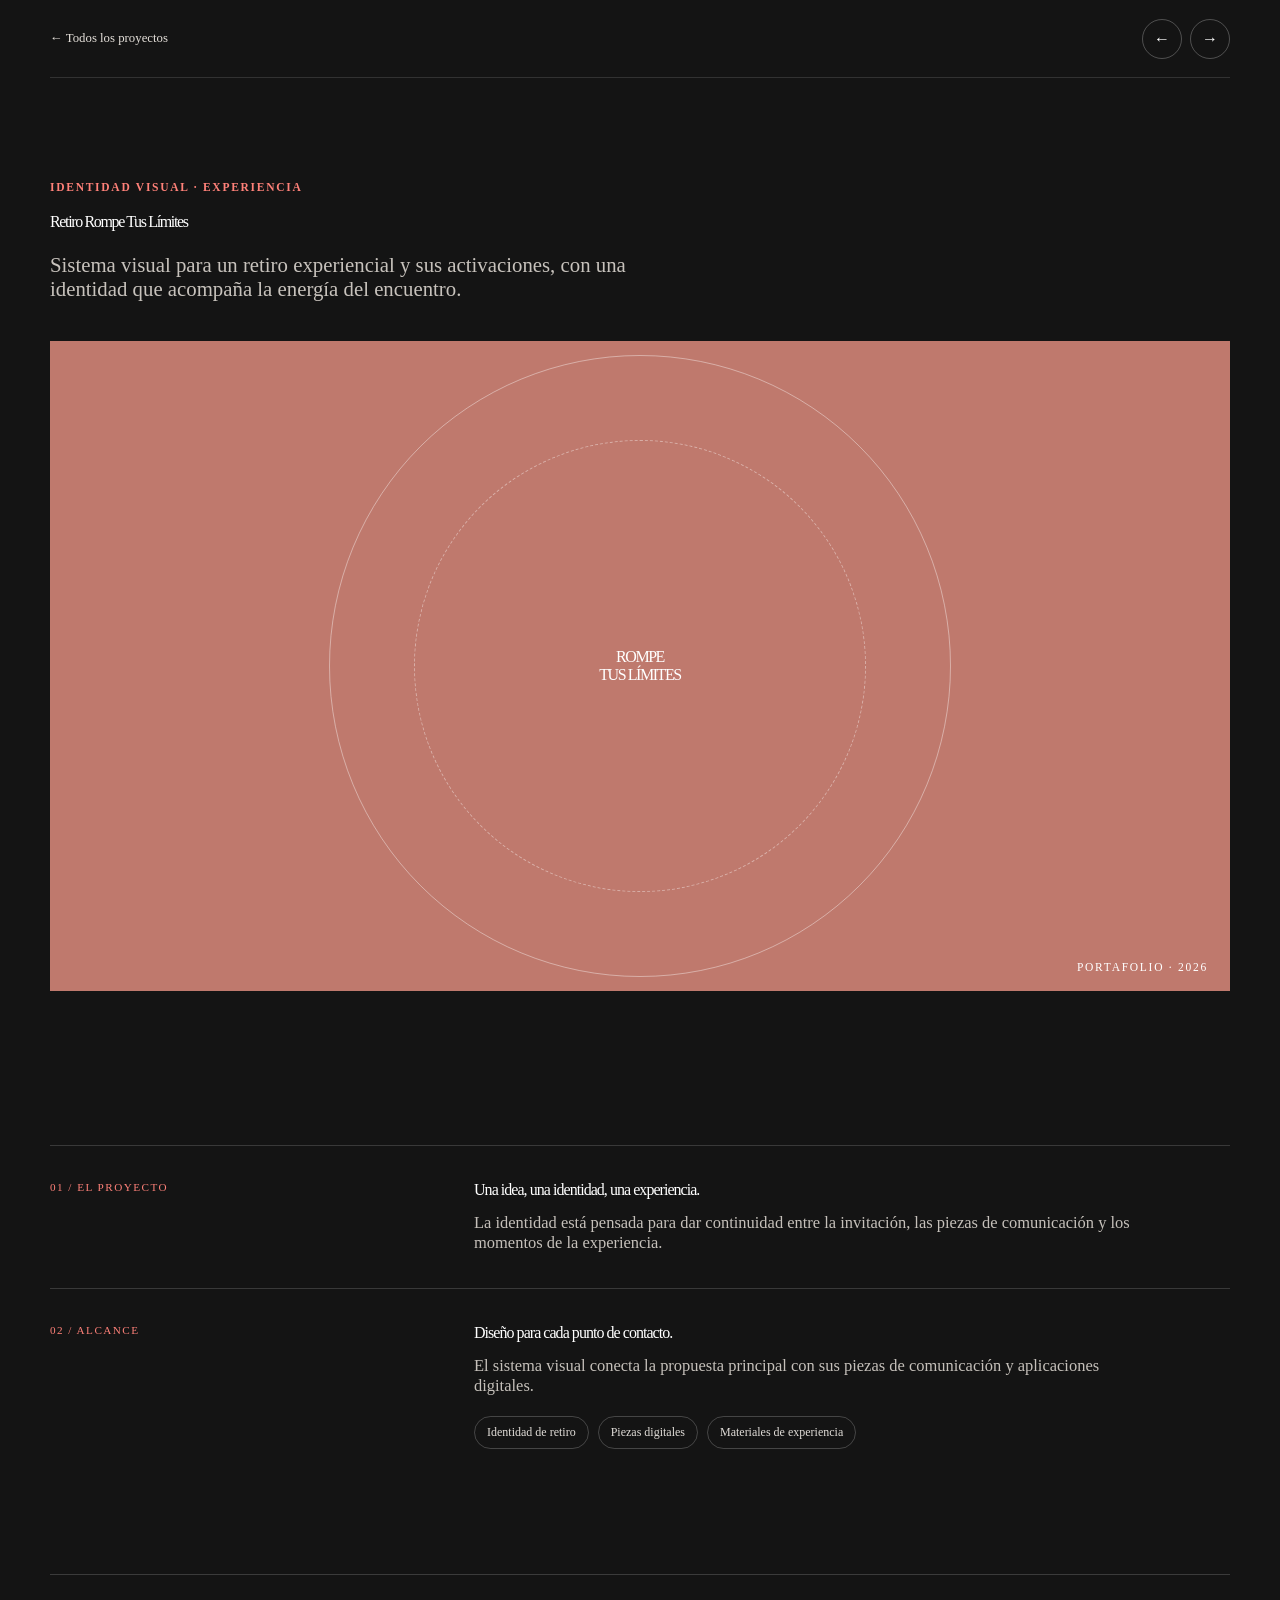
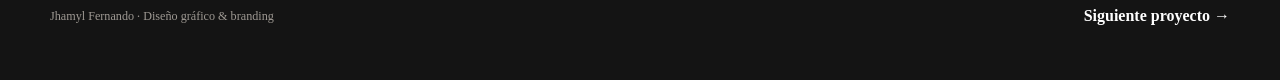
<file: proyectos/rompe-tus-limites.html>
<!doctype html>
<html lang="es"><head><meta charset="utf-8"><meta name="viewport" content="width=device-width,initial-scale=1"><meta name="theme-color" content="#bf796d"><meta name="description" content="Sistema visual para un retiro experiencial y sus activaciones, con una identidad que acompaña la energía del encuentro."><title>Retiro Rompe Tus Límites — Jhamyl Fernando</title><link rel="stylesheet" href="proyectos.css"></head>
<body style="--accent:#bf796d">
<header class="project-head wrap"><a class="back-link" href="../index.html#proyectos">← Todos los proyectos</a><nav class="head-arrows" aria-label="Navegar entre proyectos"><a href="mentes-brillantes.html" aria-label="Proyecto anterior">←</a><a href="hoy-elijo-ser-lilia.html" aria-label="Proyecto siguiente">→</a></nav></header>
<main><section class="case-hero wrap reveal"><span class="eyebrow">Identidad visual · Experiencia</span><h1>Retiro Rompe Tus Límites</h1><p class="case-intro">Sistema visual para un retiro experiencial y sus activaciones, con una identidad que acompaña la energía del encuentro.</p><div class="case-cover"><span class="cover-word">ROMPE<br>TUS LÍMITES</span><span class="cover-index">PORTAFOLIO · 2026</span></div></section><section class="case-body wrap"><article class="case-row"><span class="case-kicker">01 / El proyecto</span><div><h2>Una idea, una identidad, una experiencia.</h2><p>La identidad está pensada para dar continuidad entre la invitación, las piezas de comunicación y los momentos de la experiencia.</p></div></article><article class="case-row"><span class="case-kicker">02 / Alcance</span><div><h2>Diseño para cada punto de contacto.</h2><p>El sistema visual conecta la propuesta principal con sus piezas de comunicación y aplicaciones digitales.</p><div class="deliverables"><span>Identidad de retiro</span><span>Piezas digitales</span><span>Materiales de experiencia</span></div></div></article></section></main>
<footer class="case-end wrap"><span>Jhamyl Fernando · Diseño gráfico & branding</span><a href="hoy-elijo-ser-lilia.html">Siguiente proyecto →</a></footer></body></html>
</file>
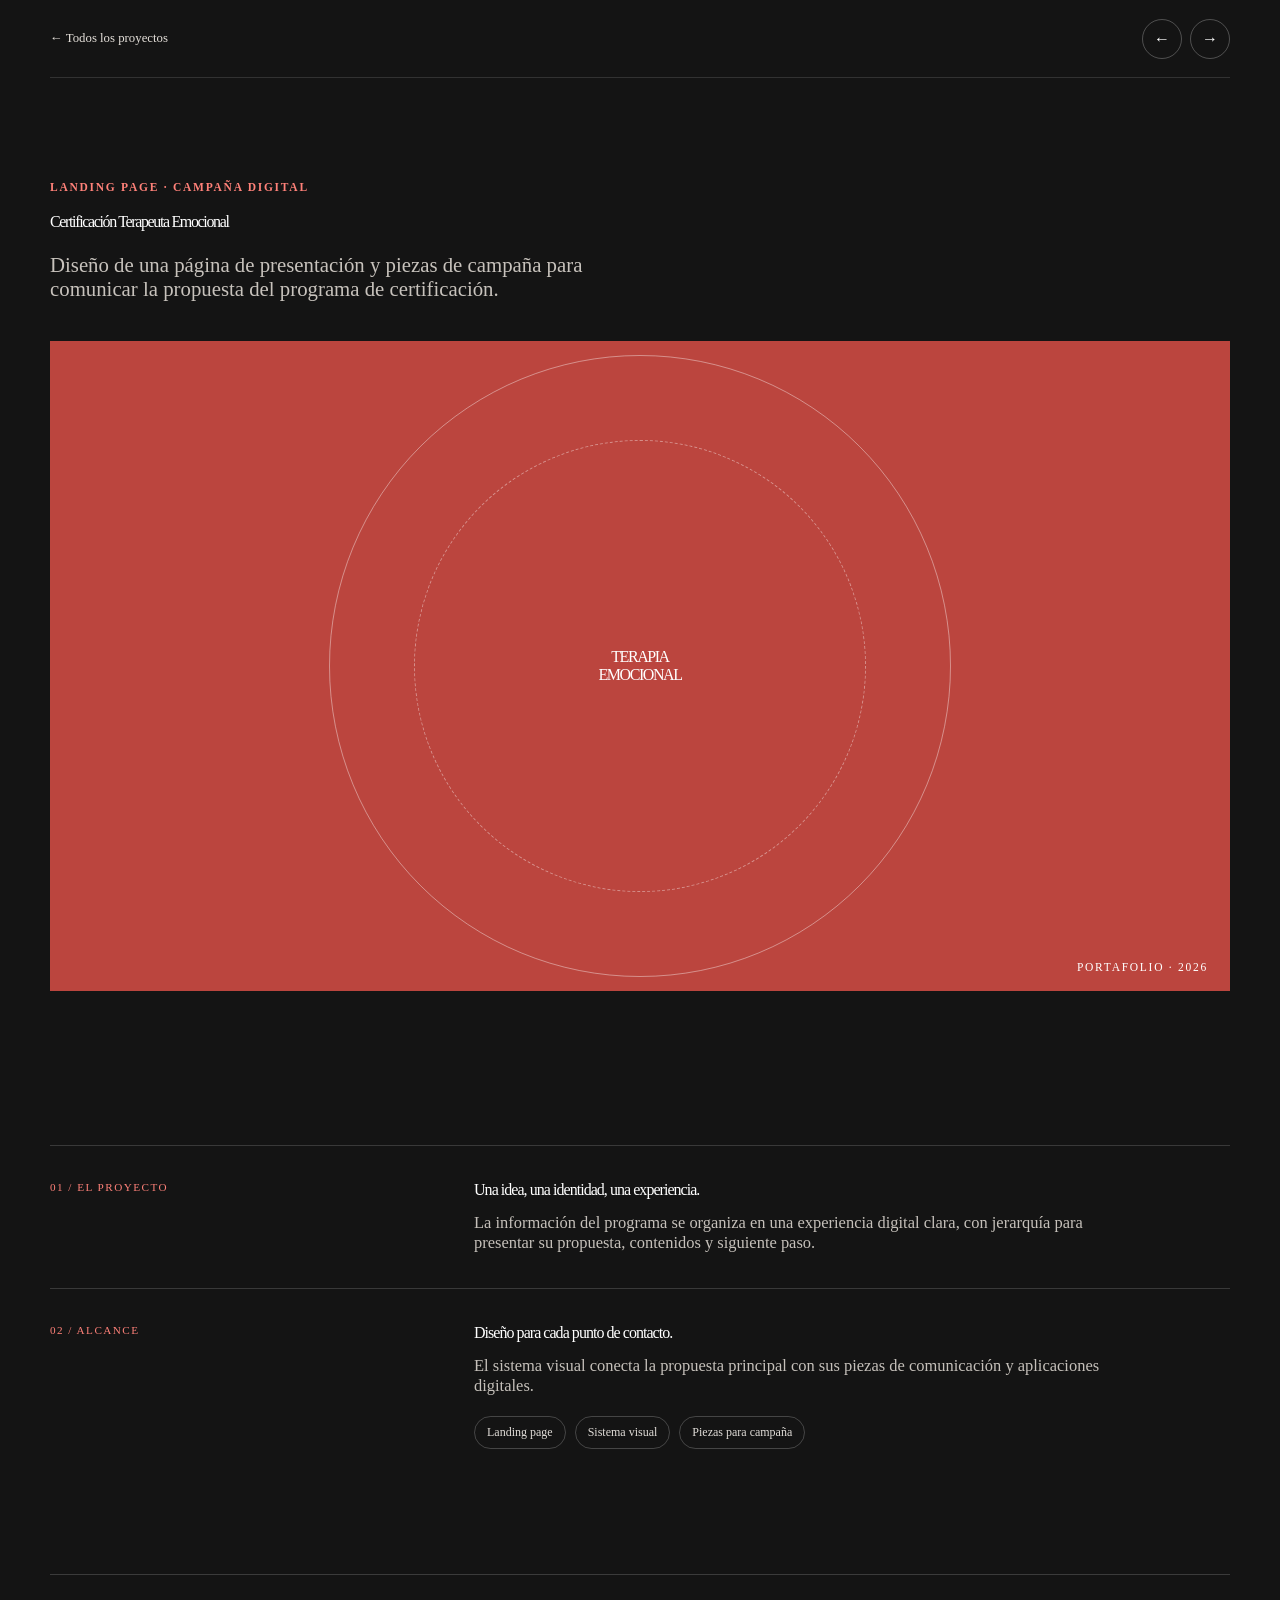
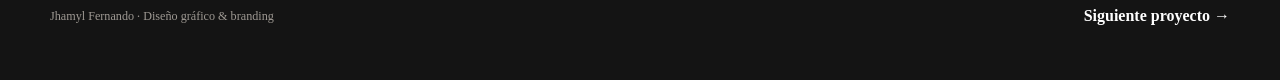
<file: proyectos/terapeuta-emocional.html>
<!doctype html>
<html lang="es"><head><meta charset="utf-8"><meta name="viewport" content="width=device-width,initial-scale=1"><meta name="theme-color" content="#bb453e"><meta name="description" content="Diseño de una página de presentación y piezas de campaña para comunicar la propuesta del programa de certificación."><title>Certificación Terapeuta Emocional — Jhamyl Fernando</title><link rel="stylesheet" href="proyectos.css"></head>
<body style="--accent:#bb453e">
<header class="project-head wrap"><a class="back-link" href="../index.html#proyectos">← Todos los proyectos</a><nav class="head-arrows" aria-label="Navegar entre proyectos"><a href="../index.html#proyectos" aria-label="Proyecto anterior">←</a><a href="mentes-brillantes.html" aria-label="Proyecto siguiente">→</a></nav></header>
<main><section class="case-hero wrap reveal"><span class="eyebrow">Landing page · Campaña digital</span><h1>Certificación Terapeuta Emocional</h1><p class="case-intro">Diseño de una página de presentación y piezas de campaña para comunicar la propuesta del programa de certificación.</p><div class="case-cover"><span class="cover-word">TERAPIA<br>EMOCIONAL</span><span class="cover-index">PORTAFOLIO · 2026</span></div></section><section class="case-body wrap"><article class="case-row"><span class="case-kicker">01 / El proyecto</span><div><h2>Una idea, una identidad, una experiencia.</h2><p>La información del programa se organiza en una experiencia digital clara, con jerarquía para presentar su propuesta, contenidos y siguiente paso.</p></div></article><article class="case-row"><span class="case-kicker">02 / Alcance</span><div><h2>Diseño para cada punto de contacto.</h2><p>El sistema visual conecta la propuesta principal con sus piezas de comunicación y aplicaciones digitales.</p><div class="deliverables"><span>Landing page</span><span>Sistema visual</span><span>Piezas para campaña</span></div></div></article></section></main>
<footer class="case-end wrap"><span>Jhamyl Fernando · Diseño gráfico & branding</span><a href="mentes-brillantes.html">Siguiente proyecto →</a></footer></body></html>
</file>
<file: proyectos/proyectos.css>
@import url(''https://fonts.googleapis.com/css2?family=DM+Sans:wght@400;500;600;700&family=Manrope:wght@400;500;600;700;800&display=swap'');
@view-transition{navigation:auto}
:root{--accent:#df3029;--sans:''DM Sans'',sans-serif;--display:''Manrope'',sans-serif}*{box-sizing:border-box}body{margin:0;background:#141414;color:#fff;font:400 16px/1.6 var(--sans)}a{color:inherit;text-decoration:none}.wrap{width:min(1180px,calc(100% - 48px));margin:auto}.project-head{height:78px;display:flex;align-items:center;justify-content:space-between;border-bottom:1px solid #ffffff20}.back-link{font-size:.8rem;color:#e6e1db}.back-link:hover{color:#ff8a83}.head-arrows{display:flex;gap:8px}.head-arrows a{display:grid;place-items:center;width:40px;height:40px;border:1px solid #ffffff40;border-radius:50%;transition:.2s}.head-arrows a:hover{background:#fff;color:#111}.case-hero{padding:clamp(64px,11vh,120px) 0 64px;position:relative;overflow:hidden}.eyebrow{font-size:.72rem;text-transform:uppercase;letter-spacing:.15em;color:#ff8179;font-weight:700}.case-hero h1{font:800 clamp(3rem,10vw,8.5rem)/.9 var(--display);letter-spacing:-.085em;max-width:1050px;margin:18px 0 22px}.case-intro{font-size:clamp(1rem,2vw,1.3rem);color:#c7c2bc;max-width:620px}.case-cover{height:clamp(300px,58vw,650px);margin:40px 0 0;background:var(--accent);position:relative;display:grid;place-items:center;overflow:hidden}.case-cover:before,.case-cover:after{content:'';position:absolute;width:52vw;max-width:620px;aspect-ratio:1;border:1px solid #ffffff66;border-radius:50%}.case-cover:after{width:38vw;max-width:450px;border-style:dashed}.cover-word{font:800 clamp(2.6rem,10vw,9rem)/.85 var(--display);letter-spacing:-.09em;text-align:center;position:relative;z-index:1;text-shadow:0 8px 40px #0002}.cover-index{position:absolute;right:22px;bottom:18px;font-size:.72rem;letter-spacing:.15em}.case-body{padding:90px 0}.case-row{display:grid;grid-template-columns:.65fr 1.35fr;gap:60px;padding:35px 0;border-top:1px solid #ffffff28}.case-kicker{font-size:.7rem;color:#ff8179;letter-spacing:.13em;text-transform:uppercase}.case-row h2{font:700 clamp(1.7rem,4vw,3rem)/1.05 var(--display);letter-spacing:-.06em;margin:0 0 14px}.case-row p{color:#c5c0ba;max-width:670px;margin:0;font-size:1.03rem}.deliverables{display:flex;flex-wrap:wrap;gap:9px;margin-top:20px}.deliverables span{border:1px solid #ffffff35;border-radius:999px;padding:8px 12px;font-size:.75rem;color:#e1ddd8}.external-link{display:inline-flex;margin-top:28px;padding:14px 19px;border-radius:999px;background:#fff;color:#151515;font-size:.8rem;font-weight:700;transition:.2s}.external-link:hover{background:#ff8179;transform:translateY(-2px)}.case-end{border-top:1px solid #ffffff2a;padding:32px 0 55px;display:flex;justify-content:space-between;gap:20px;align-items:center}.case-end span{color:#9d9892;font-size:.76rem}.case-end a{font-weight:700}.case-end a:hover{color:#ff8179}.reveal{animation:enter .55s ease both}@keyframes enter{from{opacity:0;transform:translateY(12px)}to{opacity:1;transform:none}}@media(max-width:700px){.wrap{width:calc(100% - 36px)}.project-head{height:66px}.case-hero{padding:62px 0 38px}.case-hero h1{font-size:clamp(3.1rem,15vw,5rem)}.case-cover{height:90vw;max-height:460px;margin-top:30px}.case-body{padding:58px 0}.case-row{grid-template-columns:1fr;gap:16px;padding:26px 0}.case-end{align-items:flex-start;flex-direction:column}}
</file>
